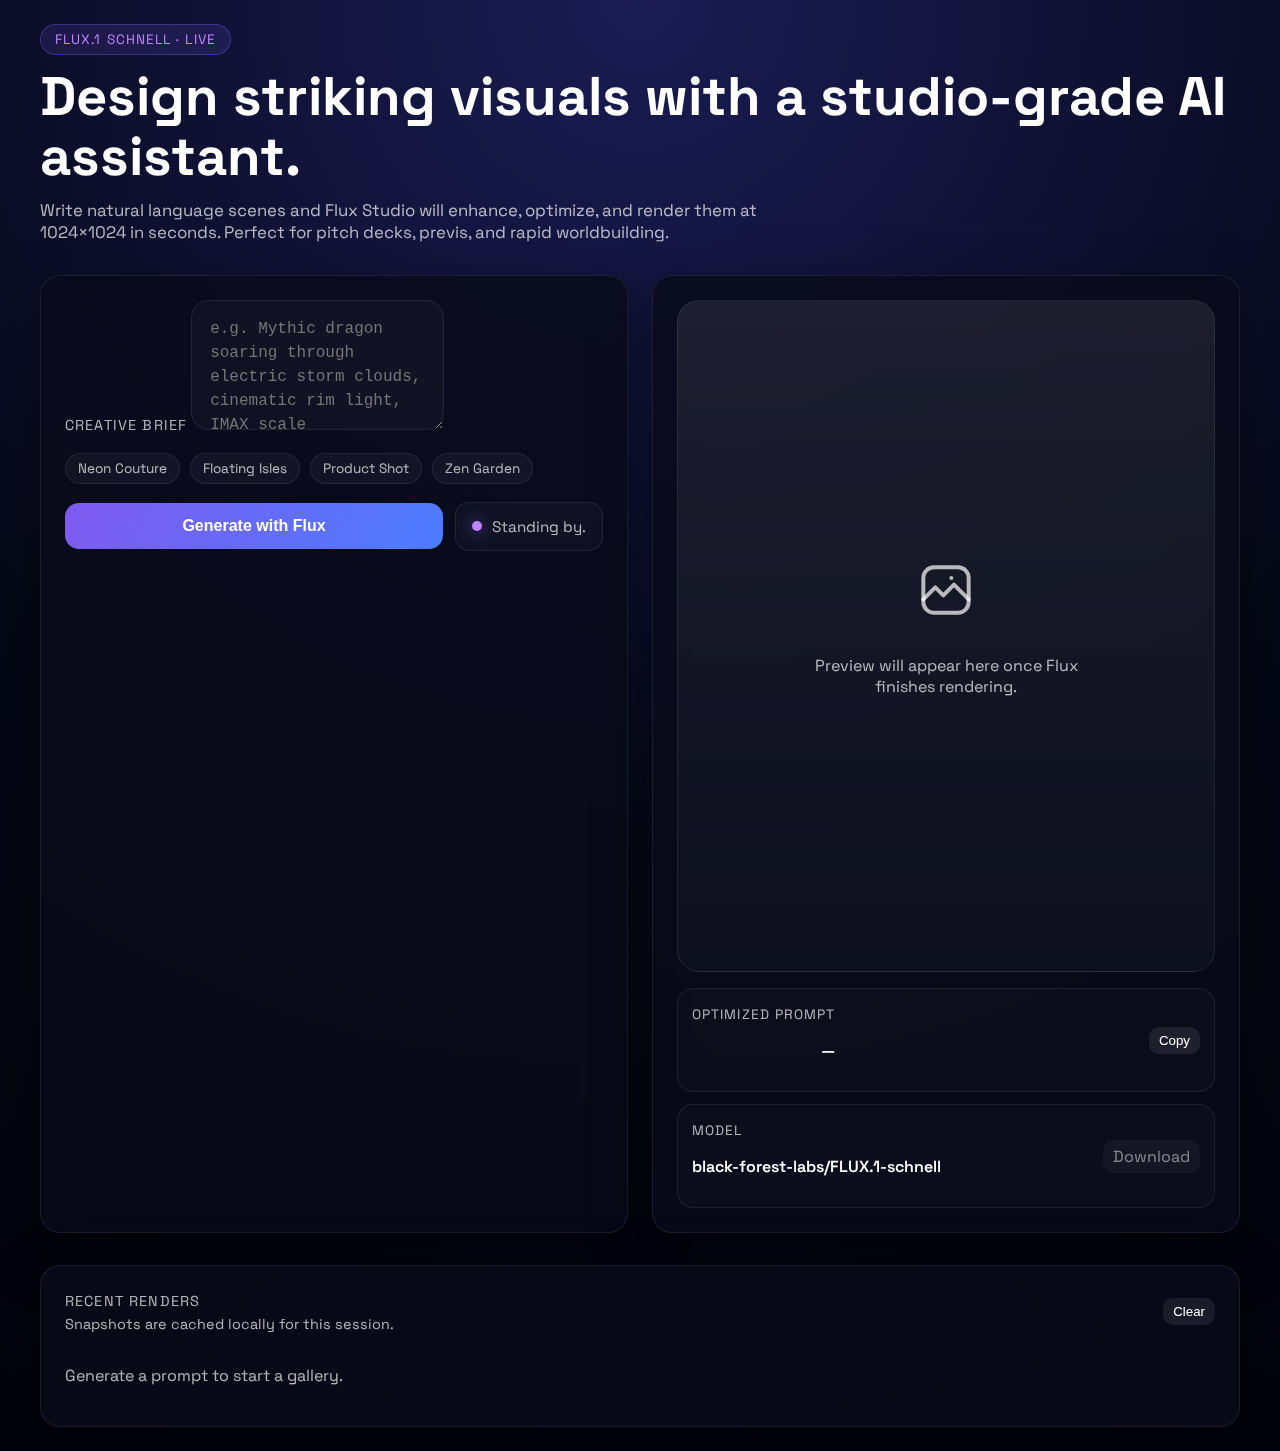
<file: templates/index.html>
<!DOCTYPE html>
<html lang="en">
<head>
    <meta charset="UTF-8">
    <meta name="viewport" content="width=device-width, initial-scale=1.0">
    <title>Flux Studio · AI Visual Lab</title>
    <link rel="preconnect" href="https://fonts.googleapis.com">
    <link rel="preconnect" href="https://fonts.gstatic.com" crossorigin>
    <link href="https://fonts.googleapis.com/css2?family=Space+Grotesk:wght@400;500;600;700&display=swap" rel="stylesheet">
    <style>
        :root {
            color-scheme: dark;
            --bg: radial-gradient(circle at top, #1a1c54 0%, #050816 55%, #02030b 100%);
            --panel: rgba(9, 11, 26, 0.85);
            --border: rgba(255, 255, 255, 0.08);
            --accent: #7f5af0;
            --accent-strong: #c084fc;
            --text-dim: rgba(255, 255, 255, 0.7);
            --success: #50fa7b;
            --danger: #ff6b6b;
        }

        * {
            box-sizing: border-box;
        }

        body {
            margin: 0;
            min-height: 100vh;
            font-family: 'Space Grotesk', 'Segoe UI', system-ui, -apple-system, sans-serif;
            background: var(--bg);
            color: #fff;
            display: flex;
            justify-content: center;
            padding: 24px;
        }

        body::before {
            content: "";
            position: fixed;
            inset: 0;
            background: url('https://www.transparenttextures.com/patterns/asfalt-dark.png');
            opacity: 0.12;
            pointer-events: none;
        }

        .app-shell {
            width: min(1200px, 100%);
            z-index: 1;
            display: flex;
            flex-direction: column;
            gap: 32px;
        }

        header {
            display: flex;
            flex-direction: column;
            gap: 12px;
        }

        .badge {
            align-self: flex-start;
            padding: 6px 14px;
            border-radius: 999px;
            background: rgba(127, 90, 240, 0.15);
            border: 1px solid rgba(127, 90, 240, 0.35);
            font-size: 0.85rem;
            text-transform: uppercase;
            letter-spacing: 0.08em;
            color: var(--accent-strong);
        }

        h1 {
            font-size: clamp(2.2rem, 5vw, 3.4rem);
            margin: 0;
            line-height: 1.1;
        }

        header p {
            max-width: 720px;
            color: var(--text-dim);
            font-size: 1.05rem;
            margin: 0;
        }

        .main-grid {
            display: grid;
            grid-template-columns: repeat(auto-fit, minmax(320px, 1fr));
            gap: 24px;
        }

        .panel {
            background: var(--panel);
            border: 1px solid var(--border);
            border-radius: 20px;
            padding: 24px;
            backdrop-filter: blur(18px);
            box-shadow: 0 20px 60px rgba(0, 0, 0, 0.35);
        }

        form {
            display: flex;
            flex-direction: column;
            gap: 18px;
        }

        label {
            font-size: 0.9rem;
            text-transform: uppercase;
            letter-spacing: 0.08em;
            color: var(--text-dim);
        }

        textarea {
            background: rgba(255, 255, 255, 0.03);
            border: 1px solid var(--border);
            border-radius: 18px;
            padding: 16px 18px;
            color: inherit;
            font-size: 1rem;
            min-height: 130px;
            resize: vertical;
            line-height: 1.5;
            transition: border 0.2s, box-shadow 0.2s;
        }

        textarea:focus {
            outline: none;
            border-color: rgba(127, 90, 240, 0.8);
            box-shadow: 0 0 0 2px rgba(127, 90, 240, 0.2);
        }

        .controls {
            display: flex;
            flex-wrap: wrap;
            gap: 12px;
            align-items: center;
        }

        button.primary {
            flex: 1;
            min-width: 180px;
            padding: 14px 22px;
            border-radius: 14px;
            border: none;
            font-size: 1rem;
            font-weight: 600;
            background: linear-gradient(120deg, var(--accent), #4c7dfe);
            color: #fff;
            cursor: pointer;
            transition: transform 0.2s, opacity 0.2s;
        }

        button.primary:disabled {
            opacity: 0.5;
            cursor: progress;
        }

        button.primary:not(:disabled):hover {
            transform: translateY(-2px);
        }

        .samples {
            display: flex;
            flex-wrap: wrap;
            gap: 10px;
        }

        .chip {
            padding: 6px 12px;
            border-radius: 999px;
            border: 1px solid var(--border);
            background: rgba(255, 255, 255, 0.04);
            font-size: 0.85rem;
            color: var(--text-dim);
            cursor: pointer;
            transition: border 0.2s, color 0.2s;
        }

        .chip:hover {
            border-color: var(--accent);
            color: #fff;
        }

        .status-bar {
            border-radius: 14px;
            padding: 14px 16px;
            background: rgba(255, 255, 255, 0.03);
            border: 1px solid var(--border);
            font-size: 0.95rem;
            color: var(--text-dim);
            display: flex;
            align-items: center;
            gap: 10px;
        }

        .pulse {
            width: 10px;
            height: 10px;
            border-radius: 50%;
            background: var(--accent-strong);
            box-shadow: 0 0 16px rgba(127, 90, 240, 0.8);
        }

        .preview-card {
            display: flex;
            flex-direction: column;
            gap: 16px;
        }

        .preview-frame {
            position: relative;
            width: 100%;
            aspect-ratio: 4/5;
            border-radius: 22px;
            border: 1px solid var(--border);
            overflow: hidden;
            background: linear-gradient(180deg, rgba(255, 255, 255, 0.08), rgba(15, 17, 33, 0.9));
            display: flex;
            align-items: center;
            justify-content: center;
        }

        #imageOutput {
            width: 100%;
            height: 100%;
            object-fit: cover;
            display: none;
        }

        #placeholderState {
            text-align: center;
            max-width: 280px;
            color: var(--text-dim);
        }

        #placeholderState svg {
            width: 64px;
            height: 64px;
            margin-bottom: 12px;
        }

        .meta-grid {
            display: grid;
            gap: 12px;
        }

        .meta-card {
            padding: 14px;
            border-radius: 16px;
            background: rgba(255, 255, 255, 0.02);
            border: 1px solid var(--border);
            display: flex;
            justify-content: space-between;
            gap: 12px;
            align-items: center;
        }

        .meta-card span {
            color: var(--text-dim);
            font-size: 0.85rem;
            text-transform: uppercase;
            letter-spacing: 0.08em;
        }

        .meta-value {
            font-weight: 600;
            text-align: right;
        }

        .copy-btn {
            border: none;
            background: rgba(255, 255, 255, 0.08);
            color: #fff;
            padding: 6px 10px;
            border-radius: 10px;
            cursor: pointer;
        }

        .history-panel {
            display: flex;
            flex-direction: column;
            gap: 16px;
        }

        .history-list {
            display: grid;
            grid-template-columns: repeat(auto-fit, minmax(180px, 1fr));
            gap: 14px;
        }

        .history-card {
            border-radius: 16px;
            background: rgba(255, 255, 255, 0.02);
            border: 1px solid var(--border);
            overflow: hidden;
            display: flex;
            flex-direction: column;
            gap: 10px;
        }

        .history-card img {
            width: 100%;
            aspect-ratio: 3/4;
            object-fit: cover;
        }

        .history-card p {
            padding: 0 12px 14px;
            margin: 0;
            font-size: 0.85rem;
            color: var(--text-dim);
        }

        .error {
            color: var(--danger);
        }

        @media (max-width: 640px) {
            body {
                padding: 16px;
            }

            .panel {
                padding: 18px;
            }
        }
    </style>
</head>
<body>
    <div class="app-shell">
        <header>
            <span class="badge">Flux.1 Schnell · Live</span>
            <h1>Design striking visuals with a studio-grade AI assistant.</h1>
            <p>Write natural language scenes and Flux Studio will enhance, optimize, and render them at 1024×1024 in seconds. Perfect for pitch decks, previs, and rapid worldbuilding.</p>
        </header>

        <div class="main-grid">
            <section class="panel form-panel">
                <form id="promptForm">
                    <div>
                        <label for="promptInput">Creative brief</label>
                        <textarea id="promptInput" placeholder="e.g. Mythic dragon soaring through electric storm clouds, cinematic rim light, IMAX scale"></textarea>
                    </div>

                    <div class="samples">
                        <span class="chip" data-prompt="Futuristic fashion editorial, neon rain, volumetric light, detailed fabrics">Neon Couture</span>
                        <span class="chip" data-prompt="Mythic dragon between floating basalt islands, waterfalls, cinematic dawn light">Floating Isles</span>
                        <span class="chip" data-prompt="Minimal product render of wireless earbuds, luxurious lighting, marble scene">Product Shot</span>
                        <span class="chip" data-prompt="Serene Japanese garden at twilight, soft lantern glow, painterly brushwork">Zen Garden</span>
                    </div>

                    <div class="controls">
                        <button type="submit" class="primary" id="generateButton">Generate with Flux</button>
                        <div class="status-bar">
                            <span class="pulse"></span>
                            <span id="statusMessage">Standing by.</span>
                        </div>
                    </div>
                </form>
            </section>

            <section class="panel preview-panel">
                <div class="preview-card">
                    <div class="preview-frame">
                        <div id="placeholderState">
                            <svg viewBox="0 0 24 24" fill="none" stroke="currentColor" stroke-width="1.5" stroke-linecap="round" stroke-linejoin="round">
                                <path d="M3.5 7.5a4 4 0 0 1 4-4h9a4 4 0 0 1 4 4v9a4 4 0 0 1-4 4h-9a4 4 0 0 1-4-4v-9z"/>
                                <path d="M3.5 15.5 8 11l3 3 4-4 5.5 5.5"/>
                                <path d="M14 7.5h.01"/>
                            </svg>
                            <p>Preview will appear here once Flux finishes rendering.</p>
                        </div>
                        <img id="imageOutput" alt="Generated artwork preview" />
                    </div>

                    <div class="meta-grid">
                        <div class="meta-card">
                            <div>
                                <span>Optimized prompt</span>
                                <p class="meta-value" id="enhancedPromptText">—</p>
                            </div>
                            <button class="copy-btn" type="button" id="copyPrompt" disabled>Copy</button>
                        </div>
                        <div class="meta-card">
                            <div>
                                <span>Model</span>
                                <p class="meta-value" id="modelUsedText">black-forest-labs/FLUX.1-schnell</p>
                            </div>
                            <a class="copy-btn" id="downloadImage" style="pointer-events: none; opacity: 0.5;" download="flux-studio.png">Download</a>
                        </div>
                    </div>
                </div>
            </section>
        </div>

        <section class="panel history-panel">
            <div class="controls" style="justify-content: space-between;">
                <div>
                    <label>Recent renders</label>
                    <p style="margin: 4px 0 0; color: var(--text-dim); font-size: 0.9rem;">Snapshots are cached locally for this session.</p>
                </div>
                <button class="copy-btn" type="button" id="clearHistory">Clear</button>
            </div>
            <div class="history-list" id="historyList">
                <p style="color: var(--text-dim);">Generate a prompt to start a gallery.</p>
            </div>
        </section>
    </div>

    <script>
        const form = document.getElementById('promptForm');
        const promptInput = document.getElementById('promptInput');
        const generateButton = document.getElementById('generateButton');
        const statusMessage = document.getElementById('statusMessage');
        const imageOutput = document.getElementById('imageOutput');
        const placeholderState = document.getElementById('placeholderState');
        const enhancedPromptText = document.getElementById('enhancedPromptText');
        const modelUsedText = document.getElementById('modelUsedText');
        const copyPromptBtn = document.getElementById('copyPrompt');
        const downloadImageLink = document.getElementById('downloadImage');
        const historyList = document.getElementById('historyList');
        const clearHistoryBtn = document.getElementById('clearHistory');

        const sampleChips = document.querySelectorAll('.chip');
        sampleChips.forEach(chip => {
            chip.addEventListener('click', () => {
                promptInput.value = chip.dataset.prompt;
                promptInput.focus();
            });
        });

        copyPromptBtn.addEventListener('click', async () => {
            const text = enhancedPromptText.textContent;
            if (!text || text === '—') return;
            await navigator.clipboard.writeText(text);
            copyPromptBtn.textContent = 'Copied!';
            setTimeout(() => (copyPromptBtn.textContent = 'Copy'), 1500);
        });

        clearHistoryBtn.addEventListener('click', () => {
            historyList.innerHTML = '<p style="color: var(--text-dim);">History cleared. Generate something new!</p>';
        });

        function pushHistoryCard(imageSrc, prompt) {
            const card = document.createElement('div');
            card.className = 'history-card';

            const img = document.createElement('img');
            img.src = imageSrc;
            img.alt = prompt.substring(0, 60) + '...';

            const text = document.createElement('p');
            text.textContent = prompt;

            card.appendChild(img);
            card.appendChild(text);

            if (historyList.firstElementChild && historyList.firstElementChild.tagName === 'P') {
                historyList.innerHTML = '';
            }

            historyList.prepend(card);
        }

        form.addEventListener('submit', async (event) => {
            event.preventDefault();
            const prompt = promptInput.value.trim();

            if (!prompt) {
                statusMessage.textContent = 'Please enter a prompt to begin.';
                statusMessage.classList.add('error');
                return;
            }

            statusMessage.classList.remove('error');
            statusMessage.textContent = 'Flux is thinking… this usually takes ~45s.';
            generateButton.disabled = true;
            placeholderState.style.display = 'flex';
            imageOutput.style.display = 'none';
            copyPromptBtn.disabled = true;
            copyPromptBtn.textContent = 'Copy';
            downloadImageLink.style.pointerEvents = 'none';
            downloadImageLink.style.opacity = '0.5';
            downloadImageLink.removeAttribute('href');

            try {
                const response = await fetch('/generate', {
                    method: 'POST',
                    headers: { 'Content-Type': 'application/json' },
                    body: JSON.stringify({ prompt })
                });

                const data = await response.json();

                if (data.success) {
                    statusMessage.textContent = 'Render complete. Explore different prompts for variations!';
                    imageOutput.src = data.image;
                    imageOutput.style.display = 'block';
                    placeholderState.style.display = 'none';

                    enhancedPromptText.textContent = data.enhanced_prompt || prompt;
                    modelUsedText.textContent = data.model_used || 'black-forest-labs/FLUX.1-schnell';
                    copyPromptBtn.disabled = false;

                    if (data.image) {
                        downloadImageLink.href = data.image;
                        downloadImageLink.style.pointerEvents = 'auto';
                        downloadImageLink.style.opacity = '1';
                    }

                    pushHistoryCard(data.image, data.enhanced_prompt || prompt);
                } else {
                    statusMessage.innerHTML = `<span class="error">Generation failed:</span> ${data.error || 'Unknown error occurred.'}`;
                    placeholderState.style.display = 'flex';
                    imageOutput.style.display = 'none';
                    if (data.enhanced_prompt) {
                        enhancedPromptText.textContent = data.enhanced_prompt;
                        copyPromptBtn.disabled = false;
                    }
                    modelUsedText.textContent = data.model_used || 'Error/Fallback Mode';
                }
            } catch (error) {
                statusMessage.innerHTML = `<span class="error">Network error:</span> unable to reach the Flask server.`;
                console.error(error);
            } finally {
                generateButton.disabled = false;
            }
        });
    </script>
</body>
</html>
</file>
